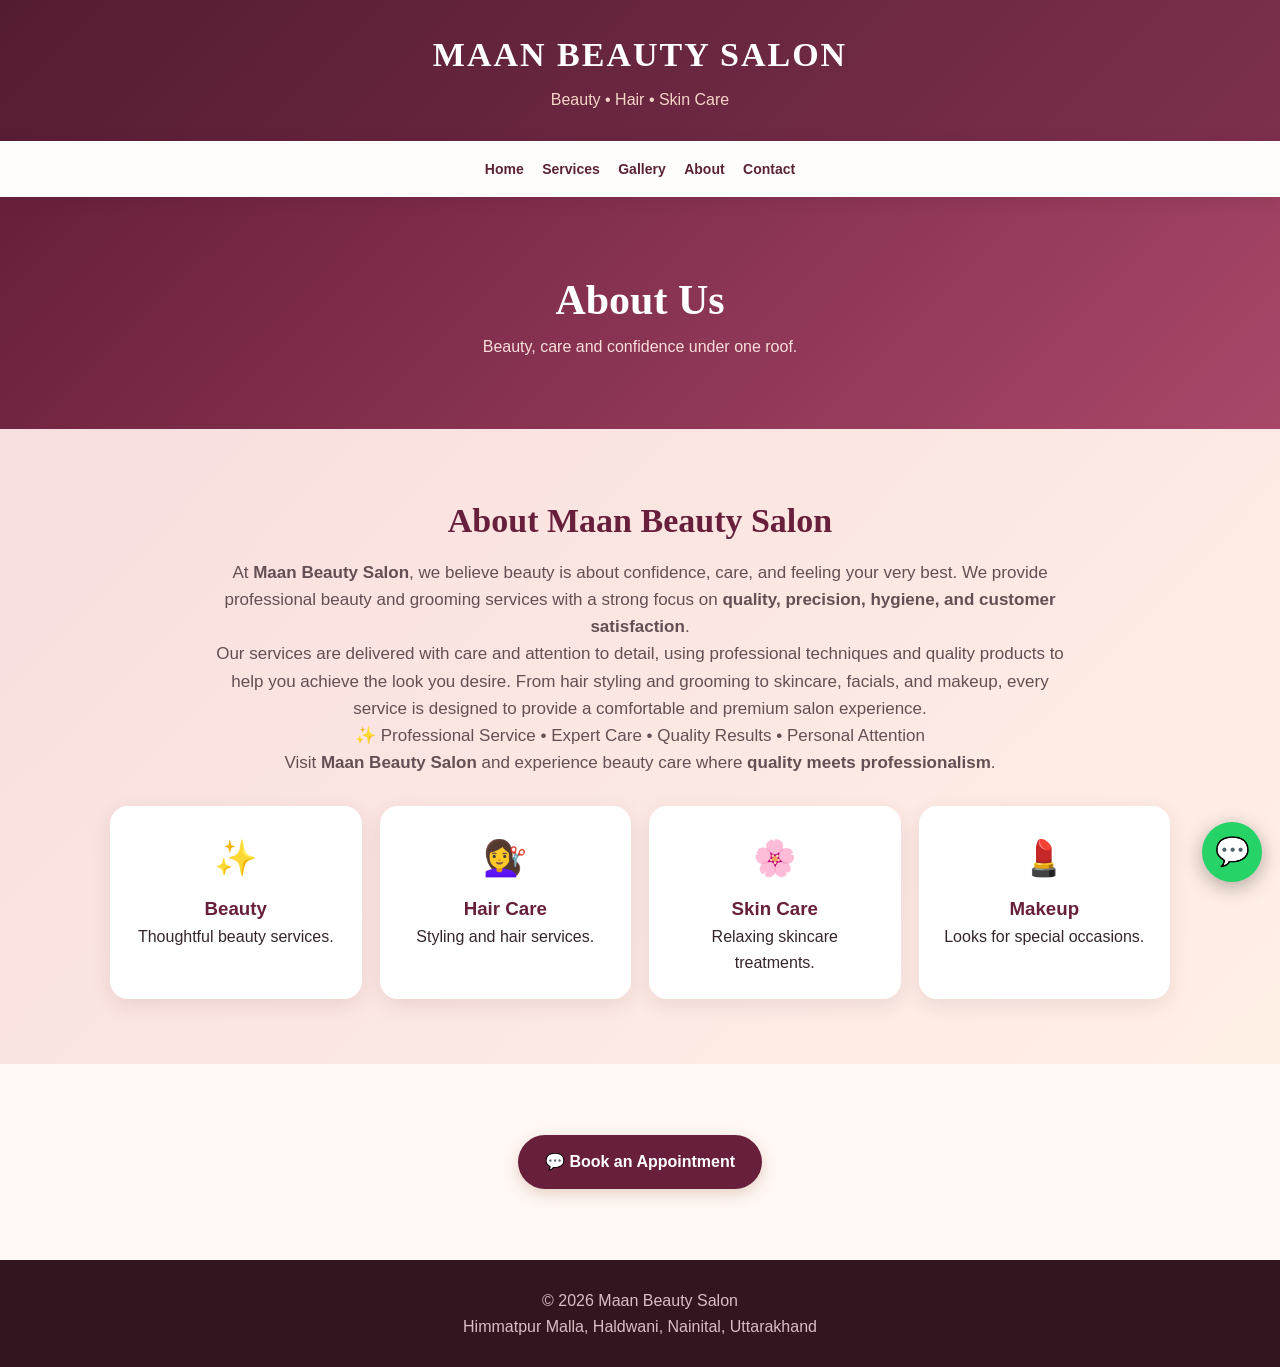
<file: about.html>
<!DOCTYPE html>
<html lang="en"><head><meta charset="UTF-8"><meta name="viewport" content="width=device-width,initial-scale=1.0">
<title>About Us | Maan Beauty Salon</title><link rel="stylesheet" href="style.css"></head><body>
<header><h1>MAAN BEAUTY SALON</h1><p>Beauty • Hair • Skin Care</p></header>
<nav><a href="index.html">Home</a> <a href="services.html">Services</a> <a href="gallery.html">Gallery</a> <a href="about.html">About</a> <a href="contact.html">Contact</a></nav><div class="page-header"><h2>About Us</h2><p>Beauty, care and confidence under one roof.</p></div>
<div class="about"><section><div class="about-box"><h2 class="section-title">About Maan Beauty Salon</h2>
<p>At <strong>Maan Beauty Salon</strong>, we believe beauty is about confidence, care, and feeling your very best. We provide professional beauty and grooming services with a strong focus on <strong>quality, precision, hygiene, and customer satisfaction</strong>.</p>
<p>Our services are delivered with care and attention to detail, using professional techniques and quality products to help you achieve the look you desire. From hair styling and grooming to skincare, facials, and makeup, every service is designed to provide a comfortable and premium salon experience.</p>
<p class="tagline">✨ Professional Service • Expert Care • Quality Results • Personal Attention</p>
<p>Visit <strong>Maan Beauty Salon</strong> and experience beauty care where <strong>quality meets professionalism</strong>.</p>
</div>
<div class="features"><div class="feature"><span>✨</span><h3>Beauty</h3><p>Thoughtful beauty services.</p></div><div class="feature"><span>💇‍♀️</span><h3>Hair Care</h3><p>Styling and hair services.</p></div><div class="feature"><span>🌸</span><h3>Skin Care</h3><p>Relaxing skincare treatments.</p></div><div class="feature"><span>💄</span><h3>Makeup</h3><p>Looks for special occasions.</p></div></div></section></div>
<section><div style="text-align:center"><a class="button wine" href="https://wa.me/919411558931">💬 Book an Appointment</a></div></section>
<footer><p>© 2026 Maan Beauty Salon</p><p>Himmatpur Malla, Haldwani, Nainital, Uttarakhand</p></footer>
<a class="whatsapp" href="https://wa.me/919411558931" aria-label="WhatsApp">💬</a>
</body></html>
</file>
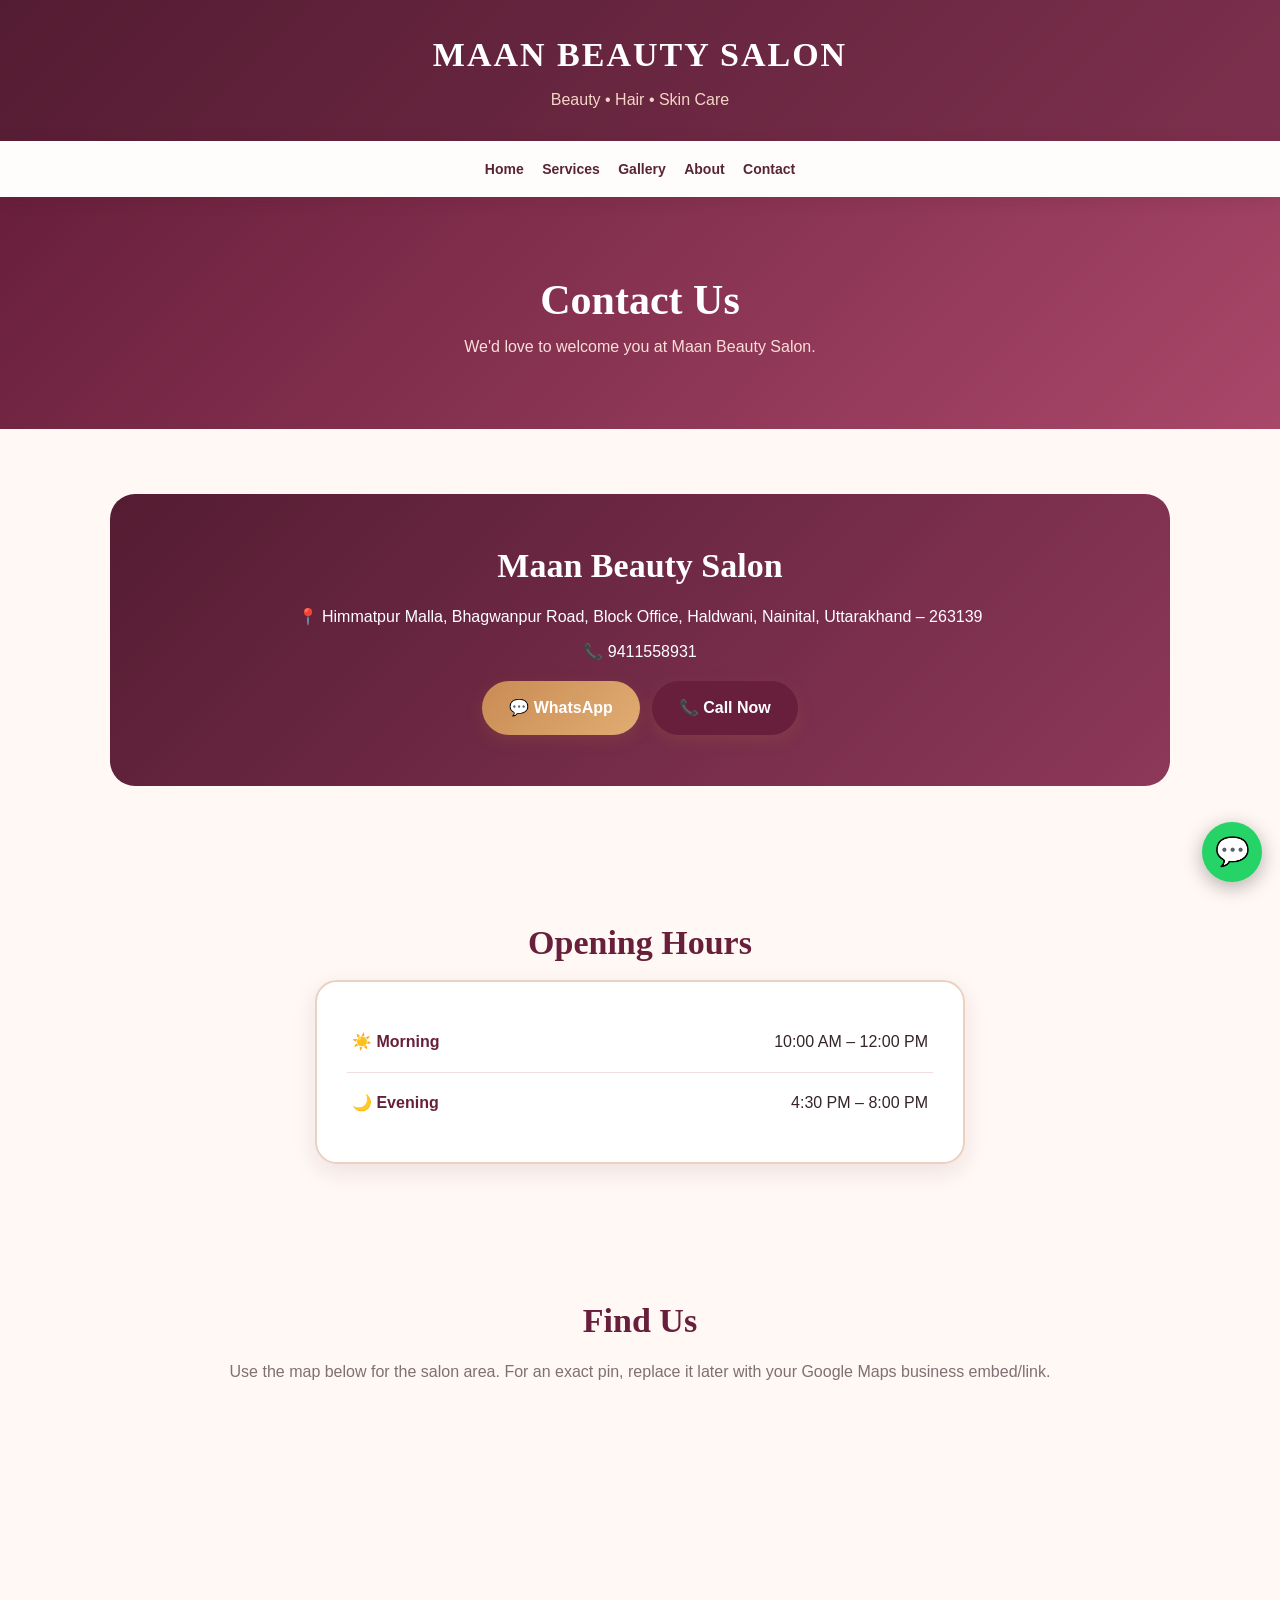
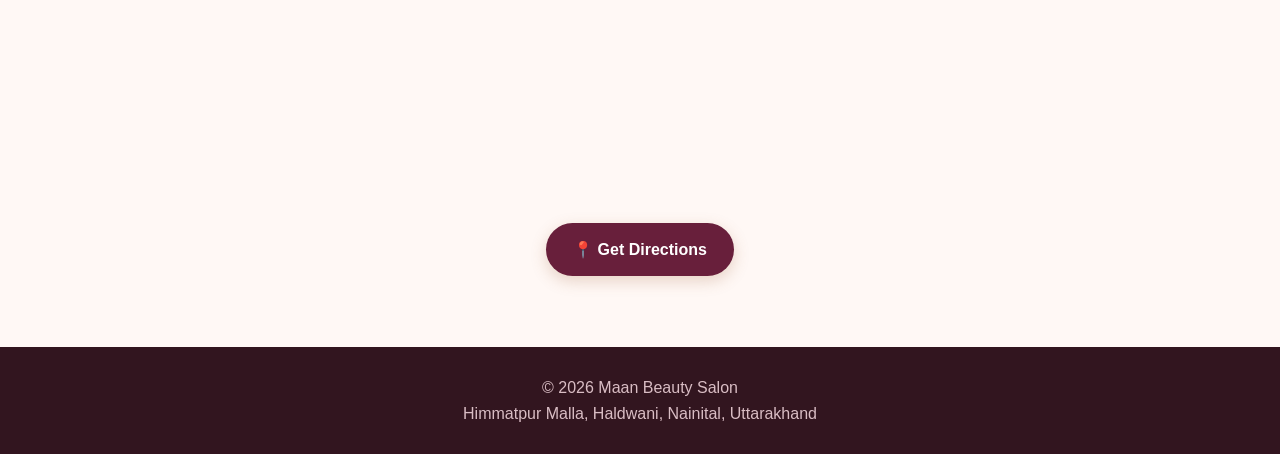
<file: contact.html>
<!DOCTYPE html>
<html lang="en"><head><meta charset="UTF-8"><meta name="viewport" content="width=device-width,initial-scale=1.0">
<title>Contact | Maan Beauty Salon</title><link rel="stylesheet" href="style.css"></head><body>
<header><h1>MAAN BEAUTY SALON</h1><p>Beauty • Hair • Skin Care</p></header>
<nav><a href="index.html">Home</a> <a href="services.html">Services</a> <a href="gallery.html">Gallery</a> <a href="about.html">About</a> <a href="contact.html">Contact</a></nav><div class="page-header"><h2>Contact Us</h2><p>We'd love to welcome you at Maan Beauty Salon.</p></div>
<section><div class="contact" style="border-radius:25px;padding:45px 20px">
<h2 class="section-title">Maan Beauty Salon</h2><p>📍 Himmatpur Malla, Bhagwanpur Road, Block Office, Haldwani, Nainital, Uttarakhand – 263139</p><p>📞 9411558931</p>
<a class="button" href="https://wa.me/919411558931?text=Hello%20Maan%20Beauty%20Salon%2C%20I%20would%20like%20to%20book%20an%20appointment.">💬 WhatsApp</a><a class="button wine" href="tel:+919411558931">📞 Call Now</a>
</div></section>
<section><h2 class="section-title">Opening Hours</h2><div class="hours"><div class="hour-row"><strong>☀️ Morning</strong><span>10:00 AM – 12:00 PM</span></div><div class="hour-row"><strong>🌙 Evening</strong><span>4:30 PM – 8:00 PM</span></div></div></section>
<section><h2 class="section-title">Find Us</h2><p class="section-subtitle">Use the map below for the salon area. For an exact pin, replace it later with your Google Maps business embed/link.</p>
<iframe class="map" src="https://www.google.com/maps?q=Himmatpur%20Malla%20Bhagwanpur%20Road%20Haldwani%20Nainital%20263139&output=embed" loading="lazy" title="Maan Beauty Salon location"></iframe>
<div style="text-align:center;margin-top:25px"><a class="button wine" href="https://www.google.com/maps/search/?api=1&query=Himmatpur%20Malla%20Bhagwanpur%20Road%20Haldwani%20Nainital%20263139" target="_blank">📍 Get Directions</a></div></section>
<footer><p>© 2026 Maan Beauty Salon</p><p>Himmatpur Malla, Haldwani, Nainital, Uttarakhand</p></footer>
<a class="whatsapp" href="https://wa.me/919411558931" aria-label="WhatsApp">💬</a>
</body></html>
</file>
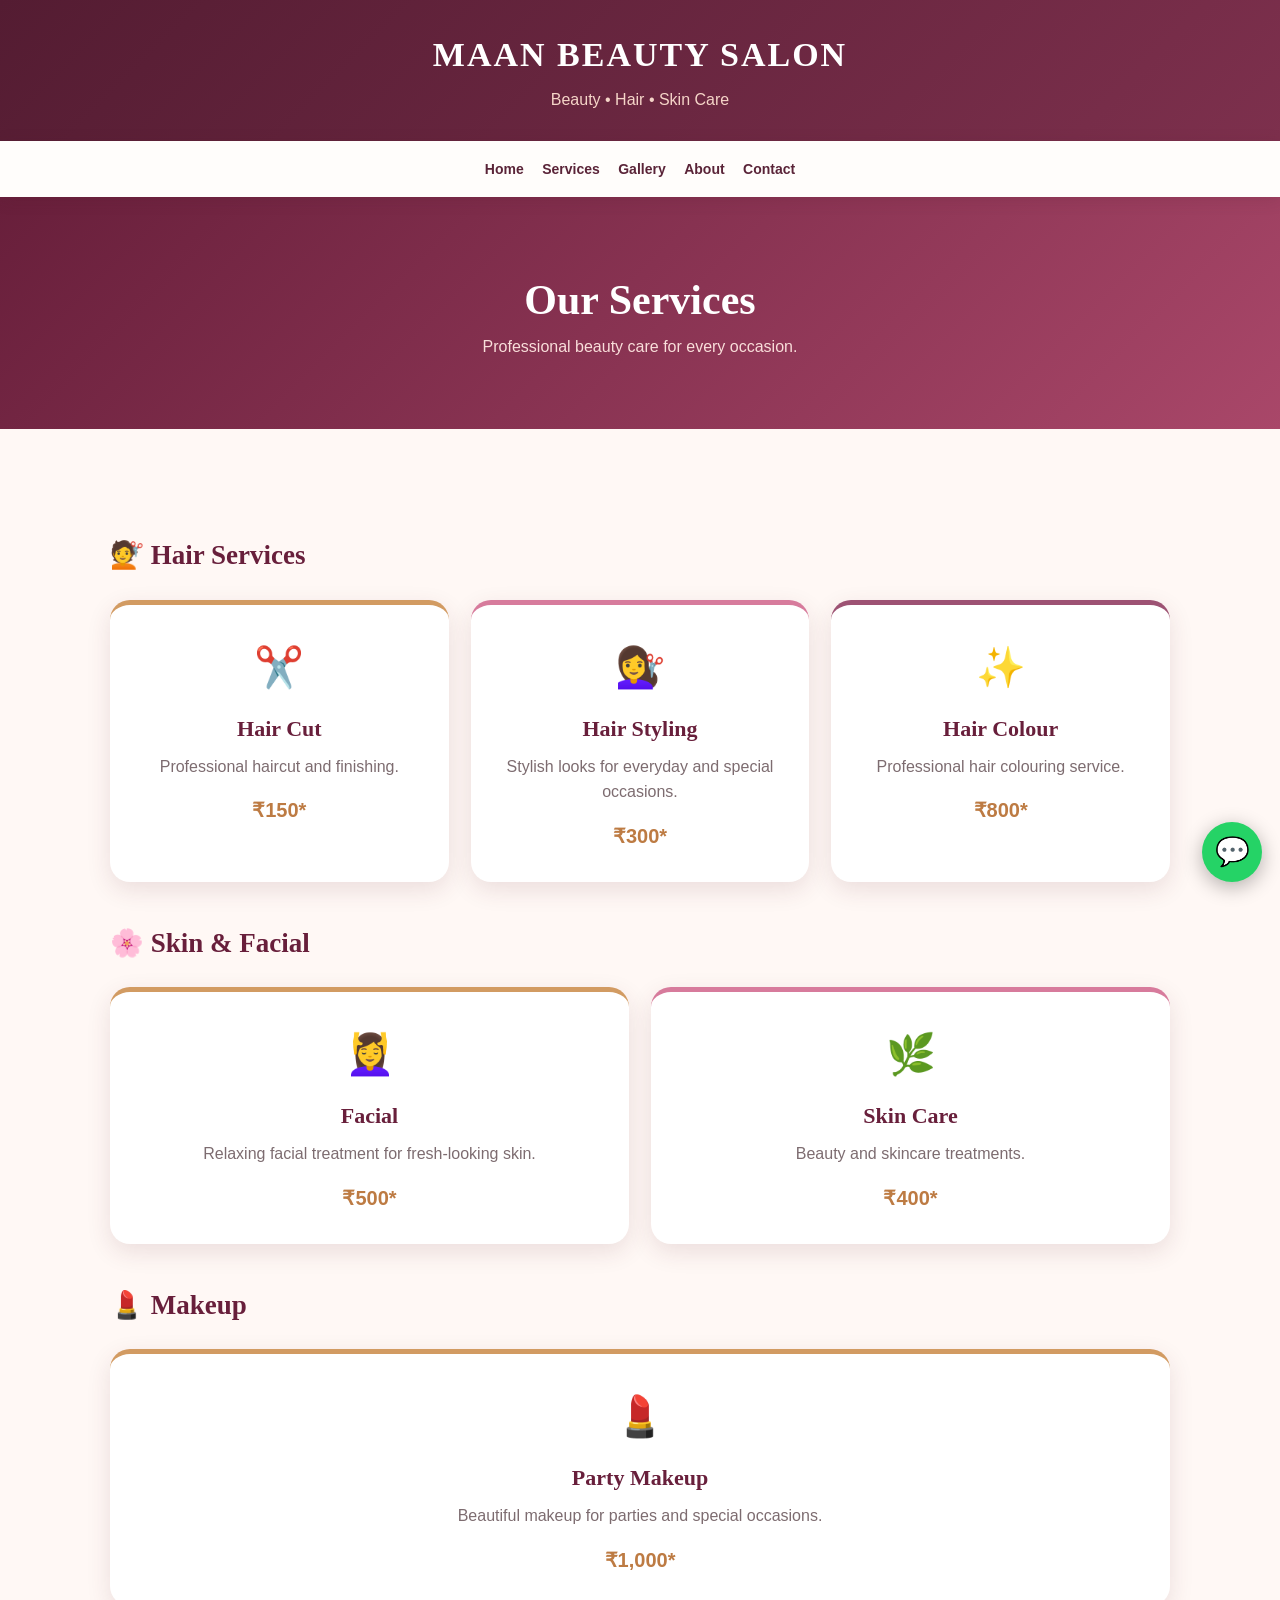
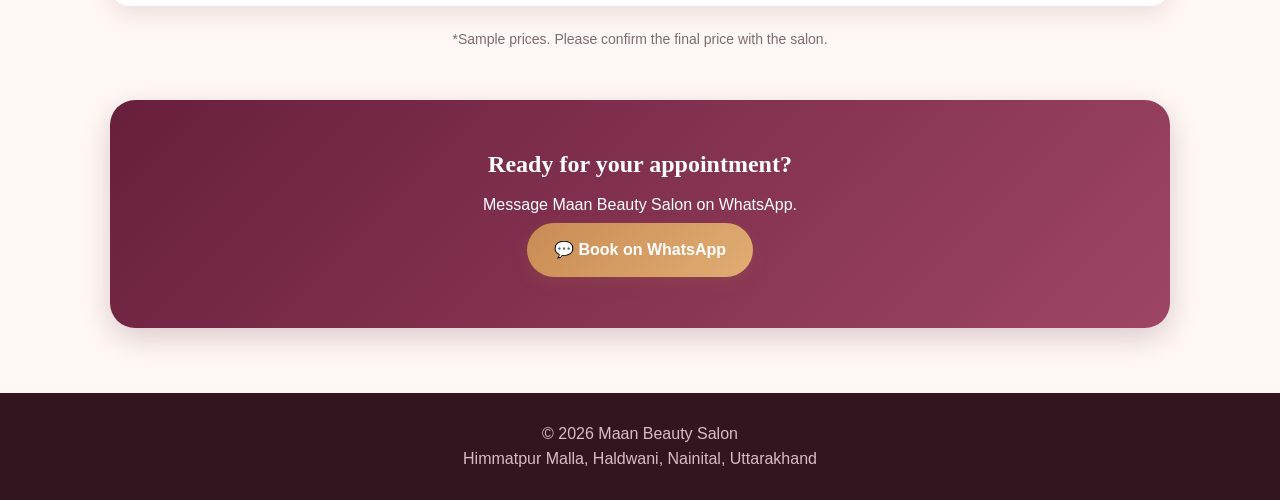
<file: services.html>
<!DOCTYPE html>
<html lang="en"><head><meta charset="UTF-8"><meta name="viewport" content="width=device-width,initial-scale=1.0">
<title>Services | Maan Beauty Salon</title><link rel="stylesheet" href="style.css"></head><body>
<header><h1>MAAN BEAUTY SALON</h1><p>Beauty • Hair • Skin Care</p></header>
<nav><a href="index.html">Home</a> <a href="services.html">Services</a> <a href="gallery.html">Gallery</a> <a href="about.html">About</a> <a href="contact.html">Contact</a></nav><div class="page-header"><h2>Our Services</h2><p>Professional beauty care for every occasion.</p></div>
<section><h2 class="category-title">💇 Hair Services</h2><div class="service-grid">
<div class="service-card"><div class="service-icon">✂️</div><h3>Hair Cut</h3><p>Professional haircut and finishing.</p><strong>₹150*</strong></div>
<div class="service-card"><div class="service-icon">💇‍♀️</div><h3>Hair Styling</h3><p>Stylish looks for everyday and special occasions.</p><strong>₹300*</strong></div>
<div class="service-card"><div class="service-icon">✨</div><h3>Hair Colour</h3><p>Professional hair colouring service.</p><strong>₹800*</strong></div></div>
<h2 class="category-title">🌸 Skin & Facial</h2><div class="service-grid">
<div class="service-card"><div class="service-icon">💆‍♀️</div><h3>Facial</h3><p>Relaxing facial treatment for fresh-looking skin.</p><strong>₹500*</strong></div>
<div class="service-card"><div class="service-icon">🌿</div><h3>Skin Care</h3><p>Beauty and skincare treatments.</p><strong>₹400*</strong></div></div>
<h2 class="category-title">💄 Makeup</h2><div class="service-grid"><div class="service-card"><div class="service-icon">💄</div><h3>Party Makeup</h3><p>Beautiful makeup for parties and special occasions.</p><strong>₹1,000*</strong></div></div>
<p class="notice">*Sample prices. Please confirm the final price with the salon.</p>
<div class="booking-box"><h2>Ready for your appointment?</h2><p>Message Maan Beauty Salon on WhatsApp.</p><a class="button" href="https://wa.me/919411558931?text=Hello%20Maan%20Beauty%20Salon%2C%20I%20would%20like%20to%20book%20an%20appointment.">💬 Book on WhatsApp</a></div></section>
<footer><p>© 2026 Maan Beauty Salon</p><p>Himmatpur Malla, Haldwani, Nainital, Uttarakhand</p></footer>
<a class="whatsapp" href="https://wa.me/919411558931" aria-label="WhatsApp">💬</a>
</body></html>
</file>
<file: style.css>
*{margin:0;padding:0;box-sizing:border-box}
html{scroll-behavior:smooth}
body{font-family:Arial,sans-serif;background:#fff8f5;color:#35252a;line-height:1.6}
header{background:linear-gradient(135deg,#541c32,#7d304d);color:#fff;text-align:center;padding:28px 15px}
header h1{font-family:Georgia,serif;font-size:34px;letter-spacing:2px}
header p{color:#f5d5c8;margin-top:5px}
nav{position:sticky;top:0;z-index:100;background:#fffdfb;padding:15px 5px;text-align:center;box-shadow:0 3px 15px rgba(80,30,40,.15)}
nav a{color:#5a2438;text-decoration:none;margin:0 7px;font-size:14px;font-weight:bold}
nav a:hover{color:#c28a4b}
.hero{min-height:560px;display:flex;align-items:center;justify-content:center;text-align:center;padding:30px 20px;color:#fff;background:linear-gradient(rgba(84,28,50,.65),rgba(84,28,50,.55)),url("images/salon.jpg") center/cover}
.hero-content{max-width:750px}
.hero h2{font-family:Georgia,serif;font-size:48px;margin-bottom:15px}
.hero p{font-size:19px;margin-bottom:30px}
.button{display:inline-block;padding:14px 27px;margin:6px;border-radius:30px;text-decoration:none;font-weight:bold;color:#fff;background:linear-gradient(135deg,#c98b54,#e0ad73);box-shadow:0 5px 15px rgba(160,100,60,.25);transition:.3s}
.button:hover{transform:translateY(-3px)}
.button.wine{background:#681f3b}
section{max-width:1100px;margin:auto;padding:65px 20px}
.section-title{text-align:center;font-family:Georgia,serif;font-size:34px;color:#681f3b;margin-bottom:10px}
.section-subtitle{text-align:center;color:#806f73;margin-bottom:40px}
.page-header{text-align:center;padding:70px 20px;color:#fff;background:linear-gradient(135deg,#681f3b,#a94769)}
.page-header h2{font-family:Georgia,serif;font-size:42px}
.page-header p{color:#f9deda}
.category-title{font-family:Georgia,serif;color:#681f3b;font-size:27px;margin:40px 0 22px}
.service-grid{display:grid;grid-template-columns:repeat(auto-fit,minmax(230px,1fr));gap:22px}
.service-card{background:#fff;padding:30px 22px;border-radius:20px;text-align:center;border-top:5px solid #d29b62;box-shadow:0 8px 25px rgba(90,30,50,.12);transition:.3s}
.service-card:hover{transform:translateY(-7px);box-shadow:0 15px 30px rgba(90,30,50,.18)}
.service-card:nth-child(2){border-top-color:#d77b9c}.service-card:nth-child(3){border-top-color:#9d5273}.service-card:nth-child(4){border-top-color:#d29b62}
.service-icon{font-size:40px;margin-bottom:12px}.service-card h3{font-family:Georgia,serif;color:#681f3b;font-size:22px}.service-card p{color:#7d6c70;margin:8px 0 15px}.service-card strong{color:#bd7b43;font-size:20px}
.booking-box{margin-top:50px;padding:45px 25px;text-align:center;border-radius:25px;color:#fff;background:linear-gradient(135deg,#681f3b,#9e4565);box-shadow:0 10px 30px rgba(80,20,40,.2)}
.booking-box h2{font-family:Georgia,serif;margin-bottom:8px}
.about{background:linear-gradient(135deg,#f8dedf,#fff0e6);max-width:none}.about-box{max-width:850px;margin:auto;text-align:center}.about-box p{color:#634f54;font-size:17px}
.features{display:grid;grid-template-columns:repeat(auto-fit,minmax(180px,1fr));gap:18px;margin-top:30px}.feature{background:#fff;padding:24px;border-radius:18px;text-align:center;box-shadow:0 6px 20px rgba(90,30,50,.1)}.feature span{font-size:35px}.feature h3{color:#681f3b;margin-top:8px}
.gallery{display:grid;grid-template-columns:repeat(2,1fr);gap:15px}.gallery img{width:100%;height:220px;object-fit:cover;border-radius:18px;border:3px solid #ead0bd;transition:.3s}.gallery img:hover{transform:scale(1.02)}
.hours{max-width:650px;margin:auto;background:#fff;padding:30px;border-radius:22px;border:2px solid #edd1c0;box-shadow:0 8px 25px rgba(90,30,50,.1)}.hour-row{display:flex;justify-content:space-between;padding:17px 5px;border-bottom:1px solid #f0dddd}.hour-row:last-child{border-bottom:none}.hour-row strong{color:#681f3b}
.contact{max-width:none;text-align:center;color:#fff;background:linear-gradient(135deg,#541c32,#8d3859)}.contact .section-title{color:#fff}.contact .section-subtitle{color:#f4d9d9}.contact p{margin:10px 0}
.map{width:100%;height:330px;border:none;border-radius:20px;margin-top:30px}
footer{background:#32151f;color:#d9bdc4;text-align:center;padding:28px 15px}
.whatsapp{position:fixed;right:18px;bottom:18px;width:60px;height:60px;display:flex;justify-content:center;align-items:center;border-radius:50%;background:#25D366;color:#fff;text-decoration:none;font-size:28px;box-shadow:0 5px 20px rgba(0,0,0,.3);z-index:999}
.notice{text-align:center;color:#7d6c70;font-size:14px;margin-top:22px}
@media(max-width:600px){header h1{font-size:28px}nav a{font-size:12px;margin:0 3px}.hero{min-height:500px}.hero h2{font-size:35px}.hero p{font-size:16px}.page-header h2{font-size:34px}section{padding:50px 17px}.gallery img{height:155px}.hour-row{flex-direction:column;text-align:center;gap:5px}}
</file>
